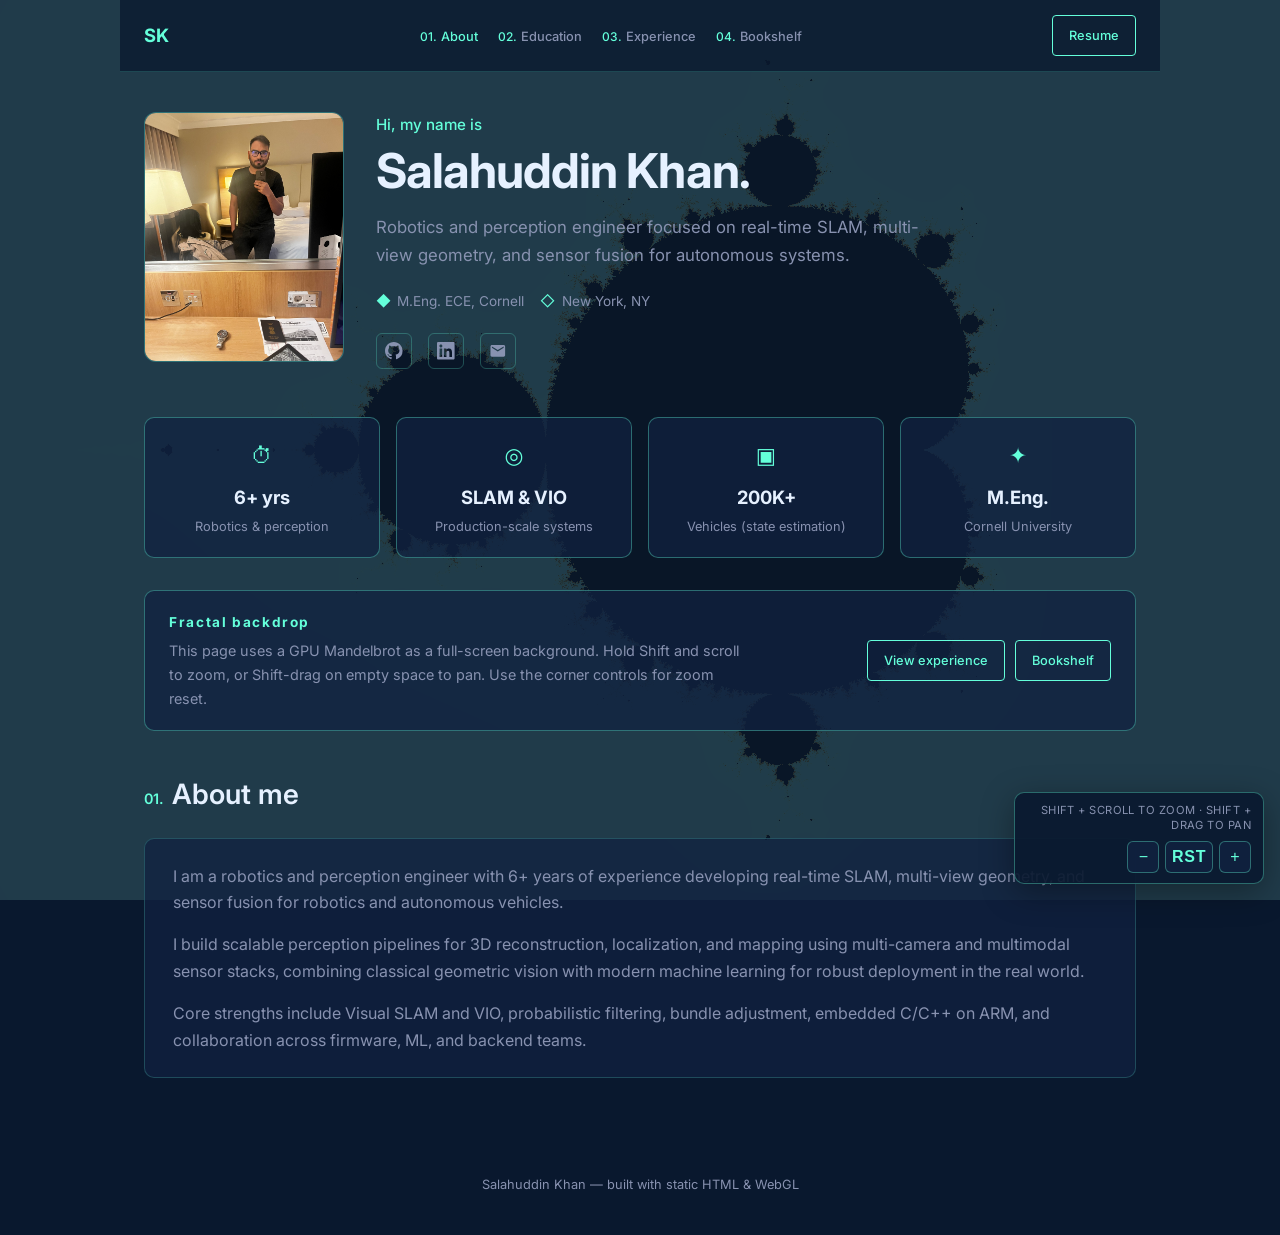
<file: index.html>
<!DOCTYPE html>
<html lang="en">
  <head>
    <meta charset="UTF-8">
    <meta name="viewport" content="width=device-width, initial-scale=1.0">
    <meta name="color-scheme" content="dark">
    <title>Salahuddin Khan — Robotics &amp; Perception</title>
    <link rel="preconnect" href="https://fonts.googleapis.com">
    <link rel="preconnect" href="https://fonts.gstatic.com" crossorigin>
    <link href="https://fonts.googleapis.com/css2?family=Inter:wght@400;500;600;700&display=swap" rel="stylesheet">
    <link rel="stylesheet" href="styles.css">
  </head>
  <body class="has-fractal-bg">
    <canvas id="mandelbrot" width="4" height="4" aria-hidden="true"></canvas>
    <div class="fractal-controls" aria-label="Fractal background controls">
      <div class="fractal-controls-inner">
        <span class="fractal-hint">Shift + scroll to zoom · Shift + drag to pan</span>
        <div class="fractal-row">
          <button type="button" class="fractal-btn" id="fractal-zoom-out" aria-label="Zoom out">−</button>
          <button type="button" class="fractal-btn fractal-btn-wide" id="fractal-reset" aria-label="Reset view">RST</button>
          <button type="button" class="fractal-btn" id="fractal-zoom-in" aria-label="Zoom in">+</button>
        </div>
      </div>
    </div>

    <div class="site-shell">
      <header class="top-nav">
        <a class="logo" href="index.html">SK</a>
        <nav aria-label="Primary">
          <ul class="nav-links">
            <li>
              <a href="index.html" class="active" aria-current="page"><span class="nav-num">01.</span>About</a>
            </li>
            <li>
              <a href="education.html"><span class="nav-num">02.</span>Education</a>
            </li>
            <li>
              <a href="experience.html"><span class="nav-num">03.</span>Experience</a>
            </li>
            <li>
              <a href="bookshelf.html"><span class="nav-num">04.</span>Bookshelf</a>
            </li>
          </ul>
        </nav>
        <a class="btn-outline" href="resume_oai.pdf" target="_blank" rel="noopener noreferrer">Resume</a>
      </header>

      <main>
        <section class="hero">
          <div class="hero-photo-wrap">
            <img
              class="hero-photo"
              src="IMG_2460.jpeg"
              alt="Salahuddin Khan"
              width="200"
              height="250"
              loading="lazy"
              decoding="async"
            >
          </div>
          <div>
            <p class="hero-kicker">Hi, my name is</p>
            <h1 class="hero-name">Salahuddin Khan.</h1>
            <p class="hero-tagline">
              Robotics and perception engineer focused on real-time SLAM, multi-view geometry, and
              sensor fusion for autonomous systems.
            </p>
            <div class="hero-badges">
              <span class="badge"><span class="badge-icon" aria-hidden="true">◆</span>M.Eng. ECE, Cornell</span>
              <span class="badge"><span class="badge-icon" aria-hidden="true">◇</span>New York, NY</span>
            </div>
            <div class="social-row">
              <a href="https://github.com/salahkhan94" aria-label="GitHub" rel="noopener noreferrer">
                <svg viewBox="0 0 24 24" aria-hidden="true"><path d="M12 0C5.37 0 0 5.37 0 12c0 5.31 3.435 9.795 8.205 11.385.6.105.825-.255.825-.57 0-.285-.015-1.23-.015-2.235-3.015.555-3.795-.735-4.035-1.41-.135-.345-.72-1.41-1.23-1.695-.42-.225-1.02-.78-.015-.795.945-.015 1.62.87 1.845 1.23 1.08 1.815 2.805 1.305 3.495.99.105-.78.42-1.305.765-1.605-2.67-.3-5.46-1.335-5.46-5.925 0-1.305.465-2.385 1.23-3.225-.12-.3-.54-1.53.12-3.18 0 0 1.005-.315 3.3 1.23.96-.27 1.98-.405 3-.405s2.04.135 3 .405c2.295-1.56 3.3-1.23 3.3-1.23.66 1.65.24 2.88.12 3.18.765.84 1.23 1.905 1.23 3.225 0 4.605-2.805 5.625-5.475 5.925.435.375.81 1.095.81 2.22 0 1.605-.015 2.895-.015 3.3 0 .315.225.69.825.57A12.02 12.02 0 0024 12c0-6.63-5.37-12-12-12z"/></svg>
              </a>
              <a href="https://www.linkedin.com/in/salkhanrob" aria-label="LinkedIn" rel="noopener noreferrer">
                <svg viewBox="0 0 24 24" aria-hidden="true"><path d="M20.447 20.452h-3.554v-5.569c0-1.328-.027-3.037-1.852-3.037-1.853 0-2.136 1.445-2.136 2.939v5.667H9.351V9h3.414v1.561h.046c.477-.9 1.637-1.85 3.37-1.85 3.601 0 4.267 2.37 4.267 5.455v6.286zM5.337 7.433c-1.144 0-2.063-.926-2.063-2.065 0-1.138.92-2.063 2.063-2.063 1.14 0 2.064.925 2.064 2.063 0 1.139-.925 2.065-2.064 2.065zm1.782 13.019H3.555V9h3.564v11.452zM22.225 0H1.771C.792 0 0 .774 0 1.729v20.542C0 23.227.792 24 1.771 24h20.451C23.2 24 24 23.227 24 22.271V1.729C24 .774 23.2 0 22.222 0h.003z"/></svg>
              </a>
              <a href="mailto:salahuddin.khan.1994@gmail.com" aria-label="Email">
                <svg viewBox="0 0 24 24" aria-hidden="true"><path d="M20 4H4c-1.1 0-1.99.9-1.99 2L2 18c0 1.1.9 2 2 2h16c1.1 0 2-.9 2-2V6c0-1.1-.9-2-2-2zm0 4l-8 5-8-5V6l8 5 8-5v2z"/></svg>
              </a>
            </div>
          </div>
        </section>

        <section class="stats-grid" aria-label="Highlights">
          <div class="stat-card">
            <div class="stat-icon" aria-hidden="true">⏱</div>
            <p class="stat-value">6+ yrs</p>
            <p class="stat-label">Robotics &amp; perception</p>
          </div>
          <div class="stat-card">
            <div class="stat-icon" aria-hidden="true">◎</div>
            <p class="stat-value">SLAM &amp; VIO</p>
            <p class="stat-label">Production-scale systems</p>
          </div>
          <div class="stat-card">
            <div class="stat-icon" aria-hidden="true">▣</div>
            <p class="stat-value">200K+</p>
            <p class="stat-label">Vehicles (state estimation)</p>
          </div>
          <div class="stat-card">
            <div class="stat-icon" aria-hidden="true">✦</div>
            <p class="stat-value">M.Eng.</p>
            <p class="stat-label">Cornell University</p>
          </div>
        </section>

        <section class="banner-card">
          <div>
            <h2>Fractal backdrop</h2>
            <p>
              This page uses a GPU Mandelbrot as a full-screen background. Hold Shift and scroll to
              zoom, or Shift-drag on empty space to pan. Use the corner controls for zoom reset.
            </p>
          </div>
          <div class="banner-actions">
            <a class="btn-outline" href="experience.html">View experience</a>
            <a class="btn-outline" href="bookshelf.html">Bookshelf</a>
          </div>
        </section>

        <section>
          <h2 class="section-title"><span>01.</span>About me</h2>
          <div class="content-card">
            <p>
              I am a robotics and perception engineer with 6+ years of experience developing real-time
              SLAM, multi-view geometry, and sensor fusion for robotics and autonomous vehicles.
            </p>
            <p>
              I build scalable perception pipelines for 3D reconstruction, localization, and mapping
              using multi-camera and multimodal sensor stacks, combining classical geometric vision with
              modern machine learning for robust deployment in the real world.
            </p>
            <p>
              Core strengths include Visual SLAM and VIO, probabilistic filtering, bundle adjustment,
              embedded C/C++ on ARM, and collaboration across firmware, ML, and backend teams.
            </p>
          </div>
        </section>
      </main>

      <footer class="site-footer">
        <p>Salahuddin Khan — built with static HTML &amp; WebGL</p>
      </footer>
    </div>
    <script src="mandelbrot.js"></script>
  </body>
</html>
</file>
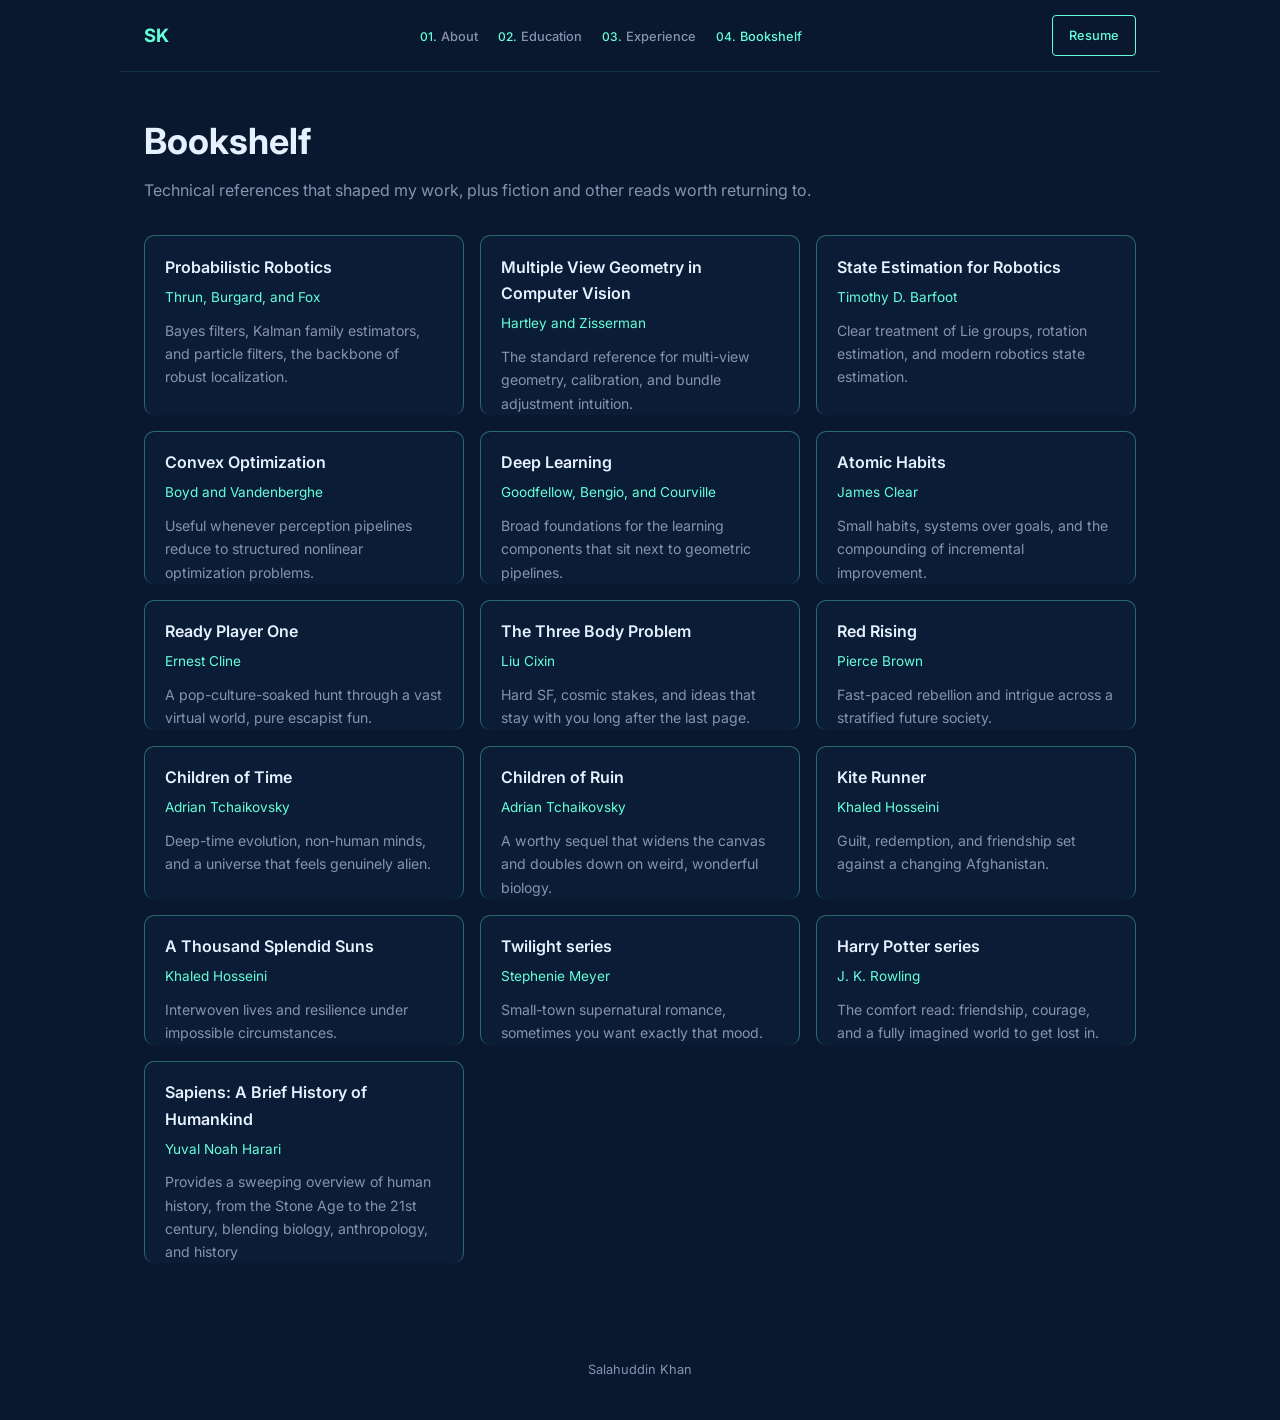
<file: bookshelf.html>
<!DOCTYPE html>
<html lang="en">
  <head>
    <meta charset="UTF-8">
    <meta name="viewport" content="width=device-width, initial-scale=1.0">
    <meta name="color-scheme" content="dark">
    <title>Salahuddin Khan Bookshelf</title>
    <link rel="preconnect" href="https://fonts.googleapis.com">
    <link rel="preconnect" href="https://fonts.gstatic.com" crossorigin>
    <link href="https://fonts.googleapis.com/css2?family=Inter:wght@400;500;600;700&display=swap" rel="stylesheet">
    <link rel="stylesheet" href="styles.css">
  </head>
  <body>
    <div class="site-shell">
      <header class="top-nav">
        <a class="logo" href="index.html">SK</a>
        <nav aria-label="Primary">
          <ul class="nav-links">
            <li><a href="index.html"><span class="nav-num">01.</span>About</a></li>
            <li><a href="education.html"><span class="nav-num">02.</span>Education</a></li>
            <li><a href="experience.html"><span class="nav-num">03.</span>Experience</a></li>
            <li>
              <a href="bookshelf.html" class="active" aria-current="page"><span class="nav-num">04.</span>Bookshelf</a>
            </li>
          </ul>
        </nav>
        <a class="btn-outline" href="resume_oai.pdf" target="_blank" rel="noopener noreferrer">Resume</a>
      </header>

      <main>
        <h1 class="page-heading">Bookshelf</h1>
        <p class="page-sub">
          Technical references that shaped my work, plus fiction and other reads worth returning to.
        </p>

        <div class="book-grid">
          <article class="book-card">
            <h3>Probabilistic Robotics</h3>
            <p class="author">Thrun, Burgard, and Fox</p>
            <p>Bayes filters, Kalman family estimators, and particle filters,  the backbone of robust localization.</p>
          </article>
          <article class="book-card">
            <h3>Multiple View Geometry in Computer Vision</h3>
            <p class="author">Hartley and Zisserman</p>
            <p>The standard reference for multi-view geometry, calibration, and bundle adjustment intuition.</p>
          </article>
          <article class="book-card">
            <h3>State Estimation for Robotics</h3>
            <p class="author">Timothy D. Barfoot</p>
            <p>Clear treatment of Lie groups, rotation estimation, and modern robotics state estimation.</p>
          </article>
          <article class="book-card">
            <h3>Convex Optimization</h3>
            <p class="author">Boyd and Vandenberghe</p>
            <p>Useful whenever perception pipelines reduce to structured nonlinear optimization problems.</p>
          </article>
          <article class="book-card">
            <h3>Deep Learning</h3>
            <p class="author">Goodfellow, Bengio, and Courville</p>
            <p>Broad foundations for the learning components that sit next to geometric pipelines.</p>
          </article>
          <article class="book-card">
            <h3>Atomic Habits</h3>
            <p class="author">James Clear</p>
            <p>Small habits, systems over goals, and the compounding of incremental improvement.</p>
          </article>
          <article class="book-card">
            <h3>Ready Player One</h3>
            <p class="author">Ernest Cline</p>
            <p>A pop-culture-soaked hunt through a vast virtual world, pure escapist fun.</p>
          </article>
          <article class="book-card">
            <h3>The Three Body Problem</h3>
            <p class="author">Liu Cixin</p>
            <p>Hard SF, cosmic stakes, and ideas that stay with you long after the last page.</p>
          </article>
          <article class="book-card">
            <h3>Red Rising</h3>
            <p class="author">Pierce Brown</p>
            <p>Fast-paced rebellion and intrigue across a stratified future society.</p>
          </article>
          <article class="book-card">
            <h3>Children of Time</h3>
            <p class="author">Adrian Tchaikovsky</p>
            <p>Deep-time evolution, non-human minds, and a universe that feels genuinely alien.</p>
          </article>
          <article class="book-card">
            <h3>Children of Ruin</h3>
            <p class="author">Adrian Tchaikovsky</p>
            <p>A worthy sequel that widens the canvas and doubles down on weird, wonderful biology.</p>
          </article>
          <article class="book-card">
            <h3>Kite Runner</h3>
            <p class="author">Khaled Hosseini</p>
            <p>Guilt, redemption, and friendship set against a changing Afghanistan.</p>
          </article>
          <article class="book-card">
            <h3>A Thousand Splendid Suns</h3>
            <p class="author">Khaled Hosseini</p>
            <p>Interwoven lives and resilience under impossible circumstances.</p>
          </article>
          <article class="book-card">
            <h3>Twilight series</h3>
            <p class="author">Stephenie Meyer</p>
            <p>Small-town supernatural romance, sometimes you want exactly that mood.</p>
          </article>
          <article class="book-card">
            <h3>Harry Potter series</h3>
            <p class="author">J. K. Rowling</p>
            <p>The comfort read: friendship, courage, and a fully imagined world to get lost in.</p>
          </article>
          <article class="book-card">
            <h3>Sapiens: A Brief History of Humankind</h3>
            <p class="author">Yuval Noah Harari</p>
            <p>Provides a sweeping overview of human history, from the Stone Age to the 21st century, blending biology, anthropology, and history</p>
          </article>
        </div>
      </main>

      <footer class="site-footer">
        <p>Salahuddin Khan</p>
      </footer>
    </div>
  </body>
</html>
</file>
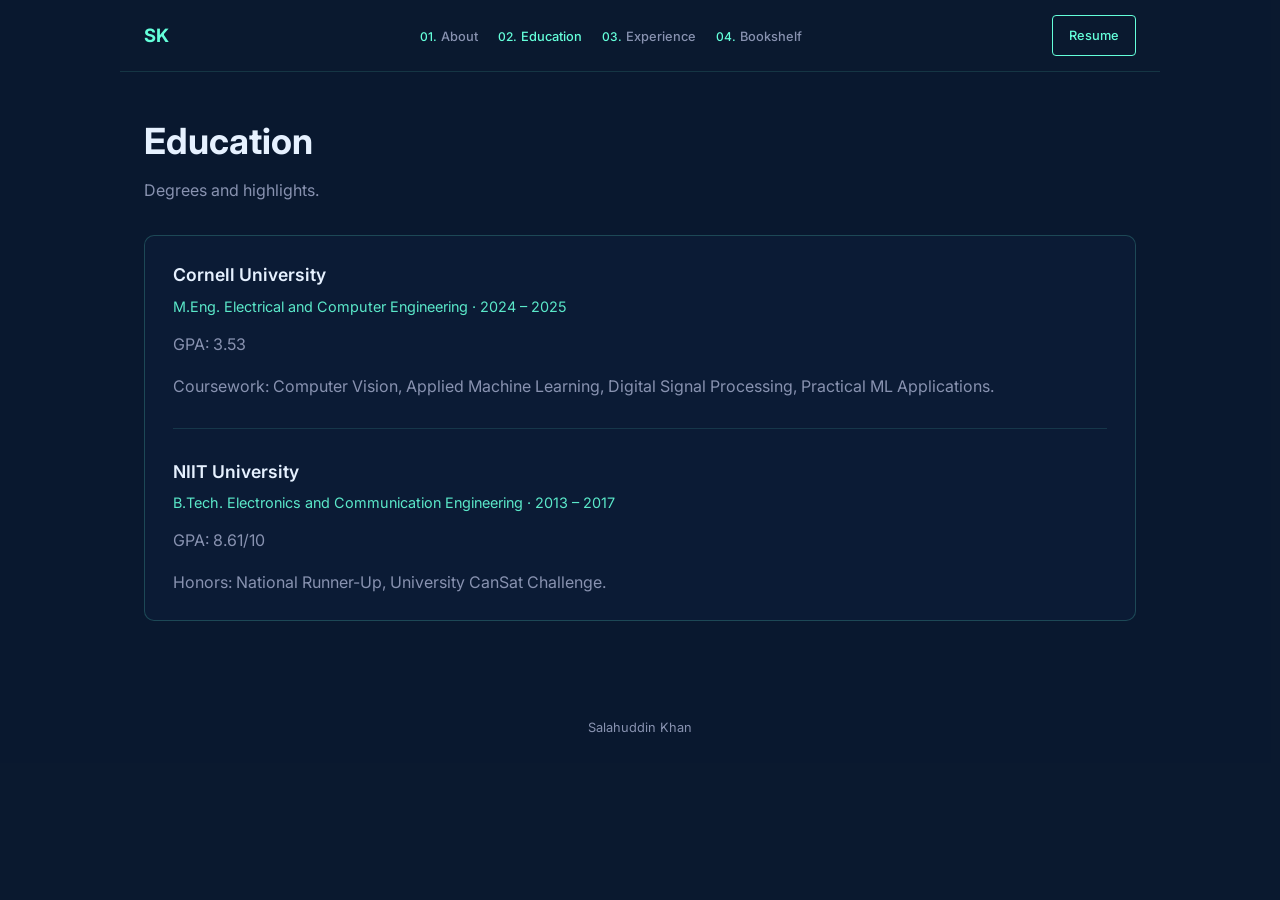
<file: education.html>
<!DOCTYPE html>
<html lang="en">
  <head>
    <meta charset="UTF-8">
    <meta name="viewport" content="width=device-width, initial-scale=1.0">
    <meta name="color-scheme" content="dark">
    <title>Salahuddin Khan — Education</title>
    <link rel="preconnect" href="https://fonts.googleapis.com">
    <link rel="preconnect" href="https://fonts.gstatic.com" crossorigin>
    <link href="https://fonts.googleapis.com/css2?family=Inter:wght@400;500;600;700&display=swap" rel="stylesheet">
    <link rel="stylesheet" href="styles.css">
  </head>
  <body>
    <div class="site-shell">
      <header class="top-nav">
        <a class="logo" href="index.html">SK</a>
        <nav aria-label="Primary">
          <ul class="nav-links">
            <li><a href="index.html"><span class="nav-num">01.</span>About</a></li>
            <li>
              <a href="education.html" class="active" aria-current="page"><span class="nav-num">02.</span>Education</a>
            </li>
            <li><a href="experience.html"><span class="nav-num">03.</span>Experience</a></li>
            <li><a href="bookshelf.html"><span class="nav-num">04.</span>Bookshelf</a></li>
          </ul>
        </nav>
        <a class="btn-outline" href="resume_oai.pdf" target="_blank" rel="noopener noreferrer">Resume</a>
      </header>

      <main>
        <h1 class="page-heading">Education</h1>
        <p class="page-sub">Degrees and highlights.</p>

        <div class="content-card">
          <article>
            <h3>Cornell University</h3>
            <p class="meta">M.Eng. Electrical and Computer Engineering · 2024 – 2025</p>
            <p>GPA: 3.53</p>
            <p>
              Coursework: Computer Vision, Applied Machine Learning, Digital Signal Processing,
              Practical ML Applications.
            </p>
          </article>
          <article>
            <h3>NIIT University</h3>
            <p class="meta">B.Tech. Electronics and Communication Engineering · 2013 – 2017</p>
            <p>GPA: 8.61/10</p>
            <p>Honors: National Runner-Up, University CanSat Challenge.</p>
          </article>
        </div>
      </main>

      <footer class="site-footer">
        <p>Salahuddin Khan</p>
      </footer>
    </div>
  </body>
</html>
</file>
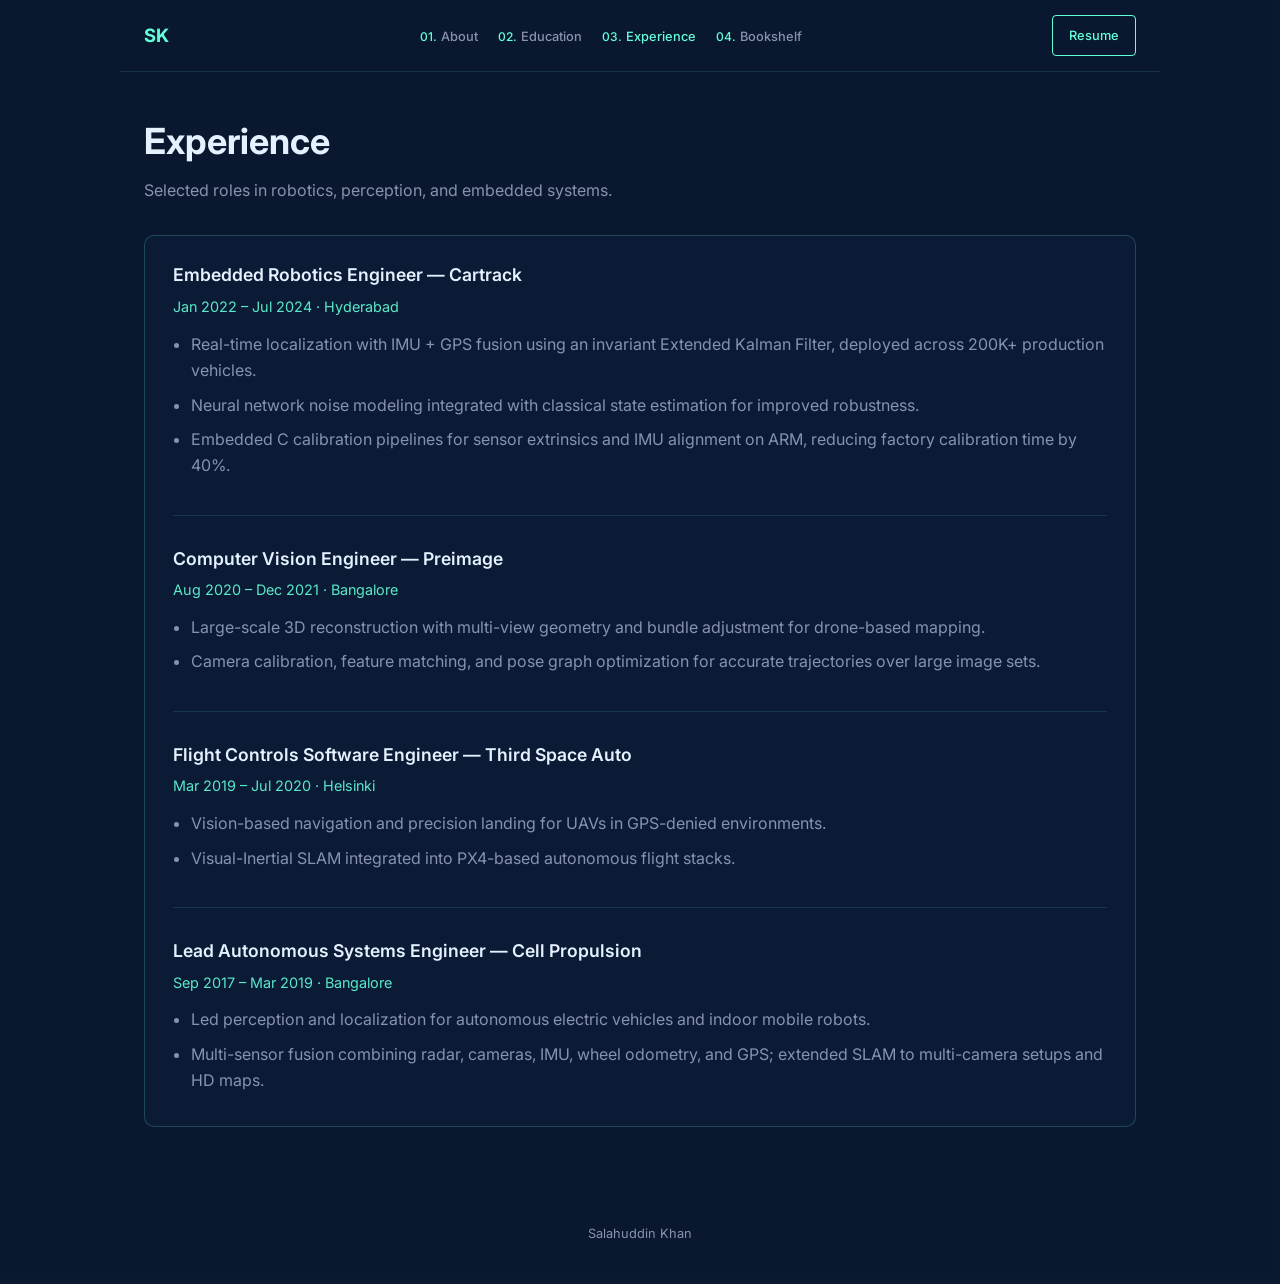
<file: experience.html>
<!DOCTYPE html>
<html lang="en">
  <head>
    <meta charset="UTF-8">
    <meta name="viewport" content="width=device-width, initial-scale=1.0">
    <meta name="color-scheme" content="dark">
    <title>Salahuddin Khan — Experience</title>
    <link rel="preconnect" href="https://fonts.googleapis.com">
    <link rel="preconnect" href="https://fonts.gstatic.com" crossorigin>
    <link href="https://fonts.googleapis.com/css2?family=Inter:wght@400;500;600;700&display=swap" rel="stylesheet">
    <link rel="stylesheet" href="styles.css">
  </head>
  <body>
    <div class="site-shell">
      <header class="top-nav">
        <a class="logo" href="index.html">SK</a>
        <nav aria-label="Primary">
          <ul class="nav-links">
            <li><a href="index.html"><span class="nav-num">01.</span>About</a></li>
            <li><a href="education.html"><span class="nav-num">02.</span>Education</a></li>
            <li>
              <a href="experience.html" class="active" aria-current="page"><span class="nav-num">03.</span>Experience</a>
            </li>
            <li><a href="bookshelf.html"><span class="nav-num">04.</span>Bookshelf</a></li>
          </ul>
        </nav>
        <a class="btn-outline" href="resume_oai.pdf" target="_blank" rel="noopener noreferrer">Resume</a>
      </header>

      <main>
        <h1 class="page-heading">Experience</h1>
        <p class="page-sub">Selected roles in robotics, perception, and embedded systems.</p>

        <div class="content-card">
          <article>
            <h3>Embedded Robotics Engineer — Cartrack</h3>
            <p class="meta">Jan 2022 – Jul 2024 · Hyderabad</p>
            <ul>
              <li>
                Real-time localization with IMU + GPS fusion using an invariant Extended Kalman Filter,
                deployed across 200K+ production vehicles.
              </li>
              <li>
                Neural network noise modeling integrated with classical state estimation for improved
                robustness.
              </li>
              <li>
                Embedded C calibration pipelines for sensor extrinsics and IMU alignment on ARM,
                reducing factory calibration time by 40%.
              </li>
            </ul>
          </article>
          <article>
            <h3>Computer Vision Engineer — Preimage</h3>
            <p class="meta">Aug 2020 – Dec 2021 · Bangalore</p>
            <ul>
              <li>
                Large-scale 3D reconstruction with multi-view geometry and bundle adjustment for
                drone-based mapping.
              </li>
              <li>
                Camera calibration, feature matching, and pose graph optimization for accurate
                trajectories over large image sets.
              </li>
            </ul>
          </article>
          <article>
            <h3>Flight Controls Software Engineer — Third Space Auto</h3>
            <p class="meta">Mar 2019 – Jul 2020 · Helsinki</p>
            <ul>
              <li>Vision-based navigation and precision landing for UAVs in GPS-denied environments.</li>
              <li>Visual-Inertial SLAM integrated into PX4-based autonomous flight stacks.</li>
            </ul>
          </article>
          <article>
            <h3>Lead Autonomous Systems Engineer — Cell Propulsion</h3>
            <p class="meta">Sep 2017 – Mar 2019 · Bangalore</p>
            <ul>
              <li>
                Led perception and localization for autonomous electric vehicles and indoor mobile
                robots.
              </li>
              <li>
                Multi-sensor fusion combining radar, cameras, IMU, wheel odometry, and GPS; extended
                SLAM to multi-camera setups and HD maps.
              </li>
            </ul>
          </article>
        </div>
      </main>

      <footer class="site-footer">
        <p>Salahuddin Khan</p>
      </footer>
    </div>
  </body>
</html>
</file>
<file: styles.css>
:root {
  --navy: #0a192f;
  --navy-light: #112240;
  --teal: #64ffda;
  --teal-dim: rgba(100, 255, 218, 0.15);
  --text: #ccd6f6;
  --text-muted: #8892b0;
  --white: #e6f1ff;
  --border: rgba(100, 255, 218, 0.35);
  --shell-bg: rgba(10, 25, 47, 0.88);
  --font: "Inter", system-ui, -apple-system, "Segoe UI", sans-serif;
  --nav-h: 72px;
  --max: 1040px;
}

*,
*::before,
*::after {
  box-sizing: border-box;
}

html {
  scroll-behavior: smooth;
}

body {
  margin: 0;
  min-height: 100vh;
  font-family: var(--font);
  font-size: 16px;
  line-height: 1.65;
  color: var(--text-muted);
  background: var(--navy);
}

#mandelbrot {
  position: fixed;
  inset: 0;
  width: 100vw;
  height: 100vh;
  z-index: 0;
  display: block;
  pointer-events: none;
}

body.has-fractal-bg {
  background: var(--navy);
}

body.has-fractal-bg .site-shell {
  /* No backdrop-filter: Chromium / embedded WebViews often fail to composite it over WebGL. */
  background: rgba(10, 25, 47, 0.55);
}

body.has-fractal-bg .top-nav {
  background: rgba(10, 25, 47, 0.78);
  border-bottom-color: rgba(100, 255, 218, 0.18);
}

body.has-fractal-bg .site-footer {
  background: transparent;
}

body.has-fractal-bg .stat-card,
body.has-fractal-bg .banner-card,
body.has-fractal-bg .content-card,
body.has-fractal-bg .hero-photo-wrap {
  background: rgba(17, 34, 64, 0.75);
}

body.fractal-panning {
  cursor: grabbing !important;
  user-select: none;
}

.fractal-controls {
  position: fixed;
  z-index: 200;
  bottom: 1rem;
  right: 1rem;
  display: flex;
  flex-direction: column;
  align-items: flex-end;
  gap: 0.5rem;
  pointer-events: none;
}

.fractal-controls-inner {
  pointer-events: auto;
  background: rgba(10, 25, 47, 0.92);
  border: 1px solid var(--border);
  border-radius: 10px;
  padding: 0.65rem 0.75rem;
  box-shadow: 0 8px 32px rgba(0, 0, 0, 0.35);
}

.fractal-hint {
  display: block;
  font-size: 0.7rem;
  color: var(--text-muted);
  letter-spacing: 0.04em;
  text-transform: uppercase;
  margin-bottom: 0.45rem;
  max-width: 14rem;
  text-align: right;
  line-height: 1.35;
}

.fractal-row {
  display: flex;
  flex-direction: row;
  align-items: center;
  justify-content: flex-end;
  gap: 6px;
}

.fractal-btn-wide {
  min-width: 2.75rem;
  font-size: 0.65rem;
  font-weight: 600;
  letter-spacing: 0.05em;
}

.fractal-btn {
  display: flex;
  align-items: center;
  justify-content: center;
  min-width: 2rem;
  height: 2rem;
  border: 1px solid var(--border);
  background: rgba(17, 34, 64, 0.9);
  color: var(--teal);
  border-radius: 6px;
  font-size: 1rem;
  line-height: 1;
  cursor: pointer;
  padding: 0 0.35rem;
  transition: background 0.15s ease, color 0.15s ease, border-color 0.15s ease;
}

.fractal-btn:hover {
  background: var(--teal-dim);
  color: var(--white);
  border-color: var(--teal);
}

.fractal-btn:focus-visible {
  outline: 2px solid var(--teal);
  outline-offset: 2px;
}

.site-shell {
  position: relative;
  z-index: 1;
  min-height: 100vh;
  background: var(--shell-bg);
}

a {
  color: var(--teal);
  text-decoration: none;
  transition: color 0.15s ease;
}

a:hover {
  color: var(--white);
}

.top-nav {
  position: sticky;
  top: 0;
  z-index: 100;
  display: flex;
  align-items: center;
  justify-content: space-between;
  gap: 1rem;
  max-width: var(--max);
  margin: 0 auto;
  padding: 0 1.5rem;
  height: var(--nav-h);
  border-bottom: 1px solid rgba(100, 255, 218, 0.12);
  background: rgba(10, 25, 47, 0.92);
}

.logo {
  font-weight: 700;
  font-size: 1.15rem;
  color: var(--teal);
  letter-spacing: 0.02em;
}

.logo:hover {
  color: var(--white);
}

.nav-links {
  display: flex;
  flex-wrap: wrap;
  align-items: center;
  justify-content: flex-end;
  gap: 0.35rem 1.25rem;
  list-style: none;
  margin: 0;
  padding: 0;
}

.nav-links a {
  color: var(--text-muted);
  font-size: 0.8rem;
  font-weight: 500;
}

.nav-links a:hover {
  color: var(--teal);
}

.nav-links a.active {
  color: var(--teal);
}

.nav-num {
  color: var(--teal);
  margin-right: 0.25rem;
  font-size: 0.75rem;
}

.btn-outline {
  display: inline-flex;
  align-items: center;
  justify-content: center;
  padding: 0.55rem 1rem;
  font-size: 0.8rem;
  font-weight: 500;
  color: var(--teal);
  border: 1px solid var(--teal);
  border-radius: 4px;
  flex-shrink: 0;
  transition: background 0.15s ease, color 0.15s ease;
}

.btn-outline:hover {
  background: var(--teal-dim);
  color: var(--white);
}

main {
  max-width: var(--max);
  margin: 0 auto;
  padding: 2.5rem 1.5rem 4rem;
}

.hero {
  display: grid;
  grid-template-columns: minmax(0, 200px) 1fr;
  gap: 2rem;
  align-items: start;
  margin-bottom: 3rem;
}

@media (max-width: 720px) {
  .hero {
    grid-template-columns: 1fr;
    text-align: center;
  }

  .hero-photo-wrap {
    margin: 0 auto;
  }

  .hero-badges,
  .social-row {
    justify-content: center;
  }

  .top-nav {
    flex-wrap: wrap;
    height: auto;
    padding-top: 0.75rem;
    padding-bottom: 0.75rem;
  }

  .nav-links {
    width: 100%;
    justify-content: center;
  }
}

.hero-photo-wrap {
  width: 100%;
  max-width: 200px;
  aspect-ratio: 4 / 5;
  border-radius: 12px;
  border: 1px solid var(--border);
  overflow: hidden;
  background: var(--navy-light);
  display: flex;
  align-items: center;
  justify-content: center;
}

.hero-photo {
  display: block;
  width: 100%;
  height: 100%;
  object-fit: cover;
  object-position: center 20%;
}

.hero-photo-placeholder {
  font-size: 2.5rem;
  font-weight: 700;
  color: var(--teal);
  letter-spacing: 0.05em;
}

.hero-kicker {
  margin: 0 0 0.5rem;
  color: var(--teal);
  font-size: 0.95rem;
  font-weight: 500;
}

.hero-name {
  margin: 0 0 1rem;
  font-size: clamp(2rem, 5vw, 3rem);
  font-weight: 700;
  color: var(--white);
  line-height: 1.1;
  letter-spacing: -0.02em;
}

.hero-tagline {
  margin: 0 0 1.25rem;
  max-width: 36rem;
  font-size: 1.05rem;
  color: var(--text-muted);
}

.hero-badges {
  display: flex;
  flex-wrap: wrap;
  gap: 0.75rem 1rem;
  margin-bottom: 1.25rem;
}

.badge {
  display: inline-flex;
  align-items: center;
  gap: 0.4rem;
  font-size: 0.85rem;
  color: var(--text-muted);
}

.badge-icon {
  color: var(--teal);
  font-size: 0.9rem;
}

.social-row {
  display: flex;
  flex-wrap: wrap;
  gap: 1rem;
}

.social-row a {
  color: var(--text-muted);
  display: flex;
  align-items: center;
  justify-content: center;
  width: 2.25rem;
  height: 2.25rem;
  border: 1px solid rgba(100, 255, 218, 0.25);
  border-radius: 6px;
  transition: color 0.15s ease, border-color 0.15s ease, background 0.15s ease;
}

.social-row a:hover {
  color: var(--teal);
  border-color: var(--teal);
  background: var(--teal-dim);
}

.social-row svg {
  width: 1.1rem;
  height: 1.1rem;
  fill: currentColor;
}

.stats-grid {
  display: grid;
  grid-template-columns: repeat(4, 1fr);
  gap: 1rem;
  margin-bottom: 2rem;
}

@media (max-width: 900px) {
  .stats-grid {
    grid-template-columns: repeat(2, 1fr);
  }
}

.stat-card {
  text-align: center;
  padding: 1.25rem 1rem;
  border: 1px solid var(--border);
  border-radius: 10px;
  background: rgba(17, 34, 64, 0.5);
}

.stat-icon {
  color: var(--teal);
  font-size: 1.35rem;
  margin-bottom: 0.5rem;
}

.stat-value {
  margin: 0 0 0.25rem;
  font-size: 1.15rem;
  font-weight: 700;
  color: var(--white);
}

.stat-label {
  margin: 0;
  font-size: 0.8rem;
  color: var(--text-muted);
}

.banner-card {
  display: flex;
  flex-wrap: wrap;
  align-items: center;
  justify-content: space-between;
  gap: 1rem;
  padding: 1.25rem 1.5rem;
  margin-bottom: 2.5rem;
  border: 1px solid var(--border);
  border-radius: 10px;
  background: rgba(17, 34, 64, 0.45);
}

.banner-card h2 {
  margin: 0 0 0.35rem;
  font-size: 0.85rem;
  font-weight: 700;
  letter-spacing: 0.12em;
  color: var(--teal);
}

.banner-card p {
  margin: 0;
  font-size: 0.9rem;
  color: var(--text-muted);
  max-width: 36rem;
}

.banner-actions {
  display: flex;
  flex-wrap: wrap;
  gap: 0.65rem;
}

.section-title {
  margin: 0 0 1.25rem;
  font-size: clamp(1.35rem, 3vw, 1.75rem);
  font-weight: 600;
  color: var(--white);
}

.section-title span {
  color: var(--teal);
  font-size: 0.9rem;
  font-weight: 600;
  margin-right: 0.5rem;
}

.content-card {
  border: 1px solid rgba(100, 255, 218, 0.2);
  border-radius: 10px;
  padding: 1.5rem 1.75rem;
  background: rgba(17, 34, 64, 0.4);
}

.content-card p {
  margin: 0 0 1rem;
  color: var(--text-muted);
}

.content-card p:last-child {
  margin-bottom: 0;
}

.content-card ul {
  margin: 0.5rem 0 0;
  padding-left: 1.2rem;
  color: var(--text-muted);
}

.content-card li {
  margin-bottom: 0.5rem;
}

.page-heading {
  margin: 0 0 0.35rem;
  font-size: clamp(1.75rem, 4vw, 2.25rem);
  font-weight: 700;
  color: var(--white);
}

.page-sub {
  margin: 0 0 2rem;
  color: var(--text-muted);
  font-size: 1rem;
}

.content-card article {
  margin-bottom: 1.75rem;
  padding-bottom: 1.75rem;
  border-bottom: 1px solid rgba(100, 255, 218, 0.12);
}

.content-card article:last-child {
  border-bottom: none;
  padding-bottom: 0;
  margin-bottom: 0;
}

.content-card article h3,
article h3 {
  margin: 0 0 0.35rem;
  font-size: 1.1rem;
  font-weight: 600;
  color: var(--white);
}

.content-card article .meta,
article .meta {
  margin: 0 0 0.75rem;
  font-size: 0.9rem;
  color: var(--teal);
  opacity: 0.9;
}

.content-card article ul,
article ul {
  margin: 0;
  padding-left: 1.15rem;
  color: var(--text-muted);
}

.site-footer {
  max-width: var(--max);
  margin: 0 auto;
  padding: 2rem 1.5rem 2.5rem;
  text-align: center;
  font-size: 0.8rem;
  color: var(--text-muted);
}

.site-footer p {
  margin: 0;
}

.book-grid {
  display: grid;
  grid-template-columns: repeat(auto-fill, minmax(260px, 1fr));
  gap: 1rem;
}

.book-card {
  border: 1px solid var(--border);
  border-radius: 10px;
  padding: 1.1rem 1.25rem;
  background: rgba(17, 34, 64, 0.45);
}

.book-card h3 {
  margin: 0 0 0.35rem;
  font-size: 1rem;
  color: var(--white);
}

.book-card .author {
  margin: 0 0 0.65rem;
  font-size: 0.85rem;
  color: var(--teal);
}

.book-card p {
  margin: 0;
  font-size: 0.88rem;
  color: var(--text-muted);
}

.book-grid article.book-card {
  margin: 0;
  border-bottom: none;
  padding-bottom: 0;
}
</file>
